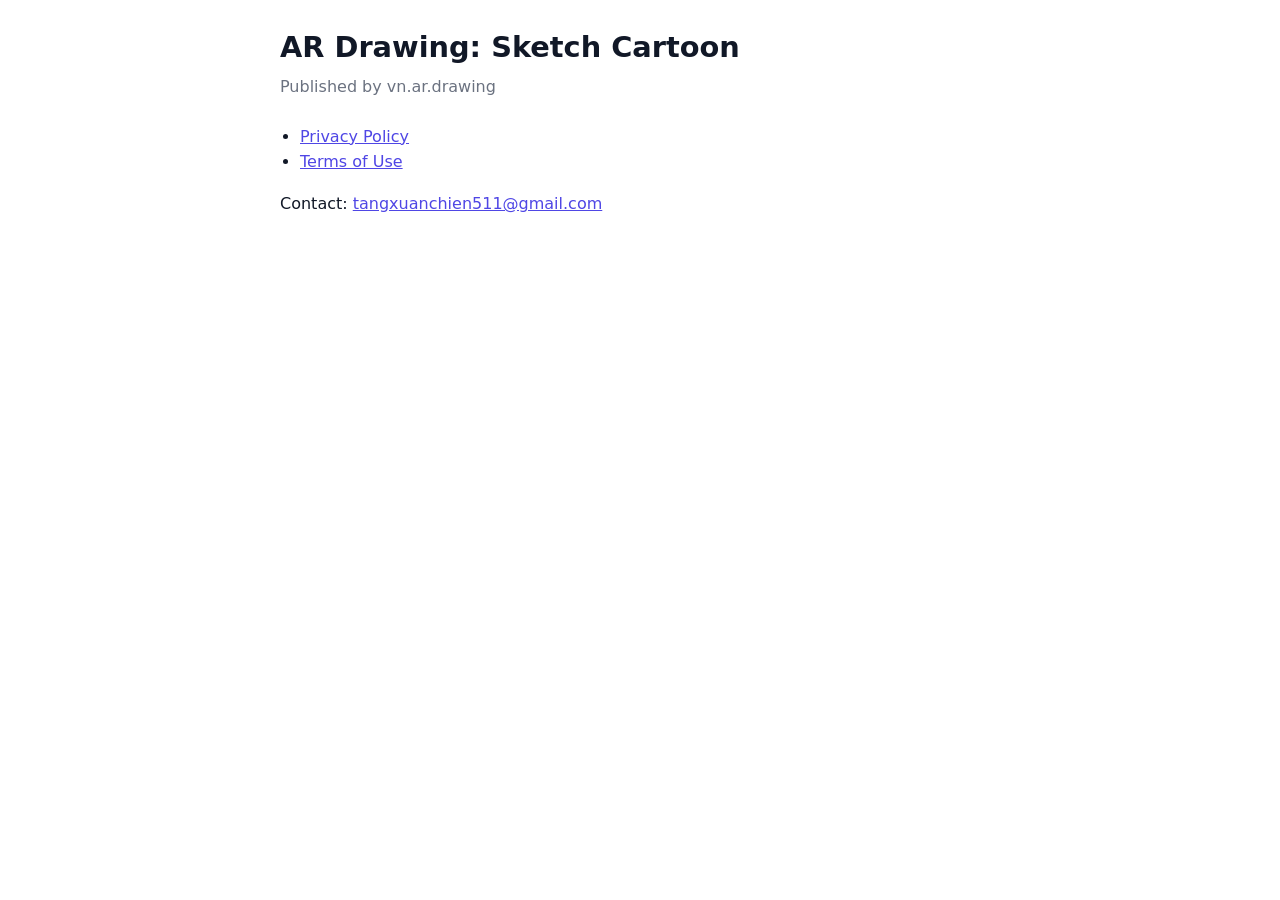
<file: index.html>
<!doctype html>
<html lang="en">
<head>
<meta charset="utf-8">
<meta name="viewport" content="width=device-width, initial-scale=1">
<title>AR Drawing: Sketch Cartoon</title>
<link rel="stylesheet" href="style.css">
</head>
<body>
<main>
<h1>AR Drawing: Sketch Cartoon</h1>
<p class="meta">Published by vn.ar.drawing</p>
<ul>
<li><a href="privacy-policy.html">Privacy Policy</a></li>
<li><a href="terms-of-use.html">Terms of Use</a></li>
</ul>
<p>Contact: <a href="mailto:tangxuanchien511@gmail.com">tangxuanchien511@gmail.com</a></p>
</main>
</body>
</html>
</file>
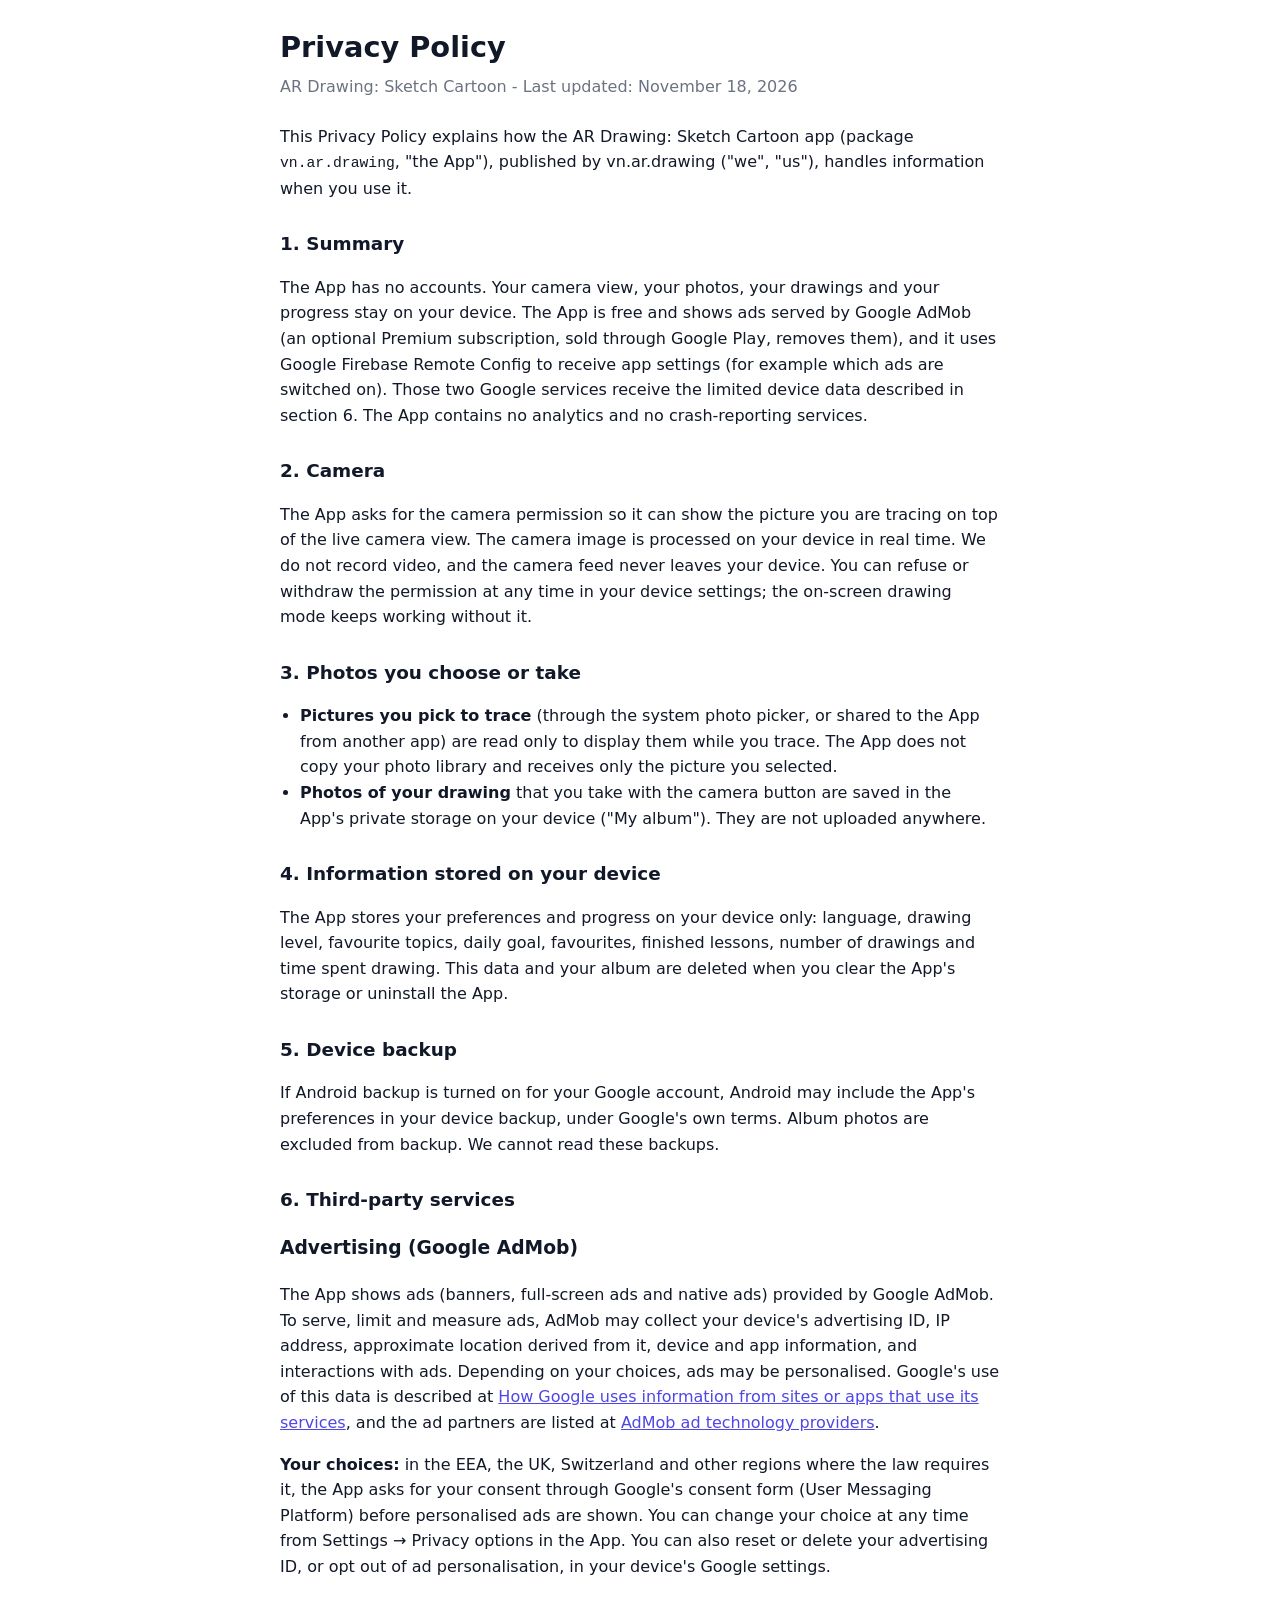
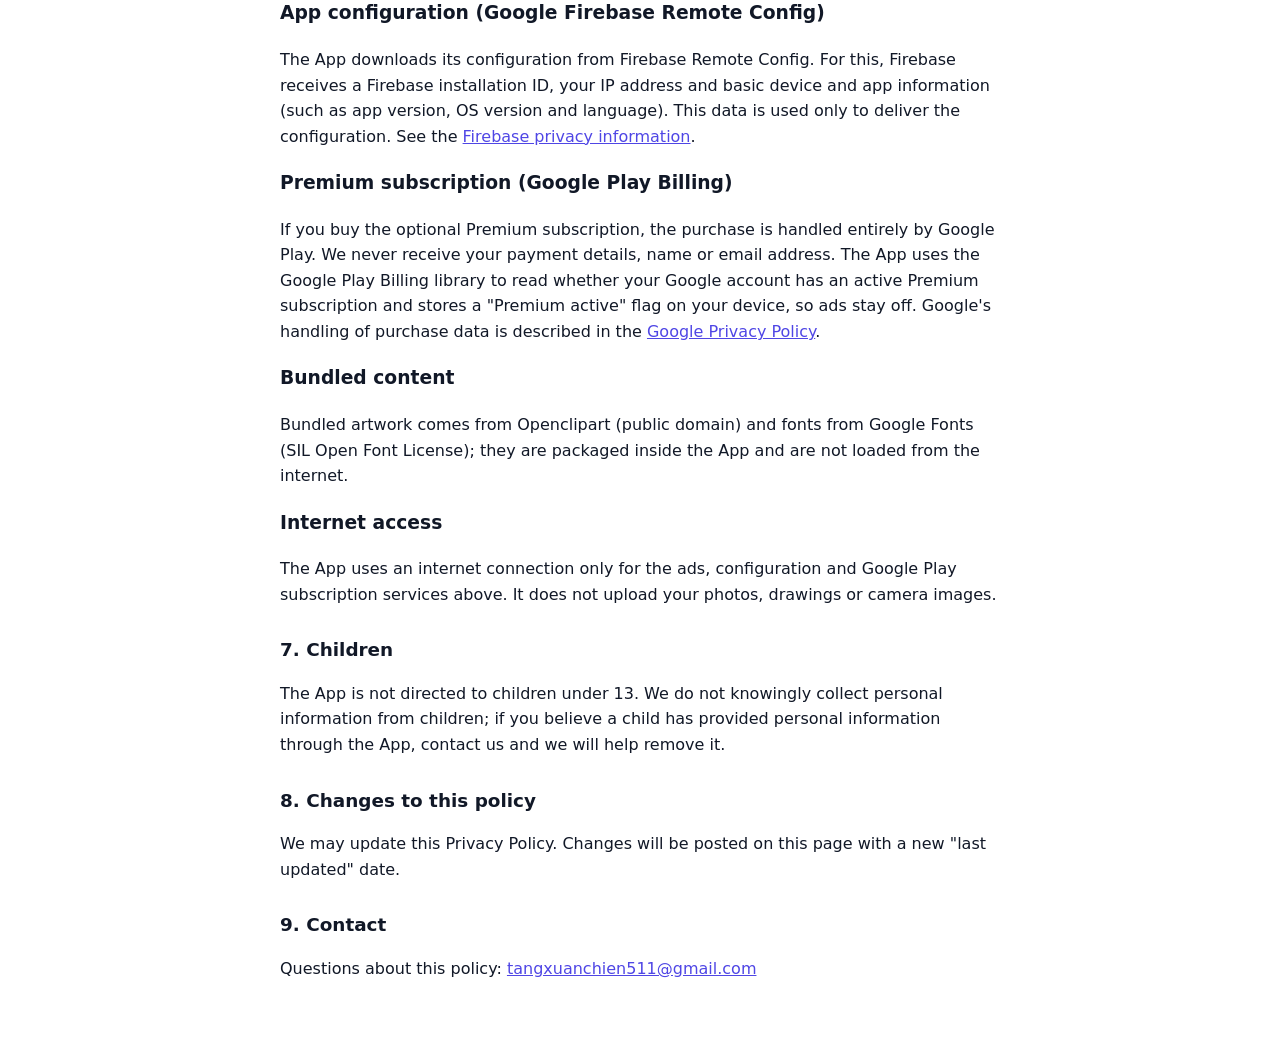
<file: privacy-policy.html>
<!doctype html>
<html lang="en">
<head>
<meta charset="utf-8">
<meta name="viewport" content="width=device-width, initial-scale=1">
<title>Privacy Policy - AR Drawing: Sketch Cartoon</title>
<link rel="stylesheet" href="style.css">
</head>
<body>
<main>
<h1>Privacy Policy</h1>
<p class="meta">AR Drawing: Sketch Cartoon - Last updated: November 18, 2026</p>

<p>This Privacy Policy explains how the AR Drawing: Sketch Cartoon app (package <code>vn.ar.drawing</code>, "the App"), published by vn.ar.drawing ("we", "us"), handles information when you use it.</p>

<h2>1. Summary</h2>
<p>The App has no accounts. Your camera view, your photos, your drawings and your progress stay on your device. The App is free and shows ads served by Google AdMob (an optional Premium subscription, sold through Google Play, removes them), and it uses Google Firebase Remote Config to receive app settings (for example which ads are switched on). Those two Google services receive the limited device data described in section 6. The App contains no analytics and no crash-reporting services.</p>

<h2>2. Camera</h2>
<p>The App asks for the camera permission so it can show the picture you are tracing on top of the live camera view. The camera image is processed on your device in real time. We do not record video, and the camera feed never leaves your device. You can refuse or withdraw the permission at any time in your device settings; the on-screen drawing mode keeps working without it.</p>

<h2>3. Photos you choose or take</h2>
<ul>
<li><strong>Pictures you pick to trace</strong> (through the system photo picker, or shared to the App from another app) are read only to display them while you trace. The App does not copy your photo library and receives only the picture you selected.</li>
<li><strong>Photos of your drawing</strong> that you take with the camera button are saved in the App's private storage on your device ("My album"). They are not uploaded anywhere.</li>
</ul>

<h2>4. Information stored on your device</h2>
<p>The App stores your preferences and progress on your device only: language, drawing level, favourite topics, daily goal, favourites, finished lessons, number of drawings and time spent drawing. This data and your album are deleted when you clear the App's storage or uninstall the App.</p>

<h2>5. Device backup</h2>
<p>If Android backup is turned on for your Google account, Android may include the App's preferences in your device backup, under Google's own terms. Album photos are excluded from backup. We cannot read these backups.</p>

<h2>6. Third-party services</h2>
<h3>Advertising (Google AdMob)</h3>
<p>The App shows ads (banners, full-screen ads and native ads) provided by Google AdMob. To serve, limit and measure ads, AdMob may collect your device's advertising ID, IP address, approximate location derived from it, device and app information, and interactions with ads. Depending on your choices, ads may be personalised. Google's use of this data is described at <a href="https://policies.google.com/technologies/partner-sites">How Google uses information from sites or apps that use its services</a>, and the ad partners are listed at <a href="https://support.google.com/admob/answer/9012903">AdMob ad technology providers</a>.</p>
<p><strong>Your choices:</strong> in the EEA, the UK, Switzerland and other regions where the law requires it, the App asks for your consent through Google's consent form (User Messaging Platform) before personalised ads are shown. You can change your choice at any time from Settings &rarr; Privacy options in the App. You can also reset or delete your advertising ID, or opt out of ad personalisation, in your device's Google settings.</p>
<h3>App configuration (Google Firebase Remote Config)</h3>
<p>The App downloads its configuration from Firebase Remote Config. For this, Firebase receives a Firebase installation ID, your IP address and basic device and app information (such as app version, OS version and language). This data is used only to deliver the configuration. See the <a href="https://firebase.google.com/support/privacy">Firebase privacy information</a>.</p>
<h3>Premium subscription (Google Play Billing)</h3>
<p>If you buy the optional Premium subscription, the purchase is handled entirely by Google Play. We never receive your payment details, name or email address. The App uses the Google Play Billing library to read whether your Google account has an active Premium subscription and stores a "Premium active" flag on your device, so ads stay off. Google's handling of purchase data is described in the <a href="https://policies.google.com/privacy">Google Privacy Policy</a>.</p>
<h3>Bundled content</h3>
<p>Bundled artwork comes from Openclipart (public domain) and fonts from Google Fonts (SIL Open Font License); they are packaged inside the App and are not loaded from the internet.</p>
<h3>Internet access</h3>
<p>The App uses an internet connection only for the ads, configuration and Google Play subscription services above. It does not upload your photos, drawings or camera images.</p>

<h2>7. Children</h2>
<p>The App is not directed to children under 13. We do not knowingly collect personal information from children; if you believe a child has provided personal information through the App, contact us and we will help remove it.</p>

<h2>8. Changes to this policy</h2>
<p>We may update this Privacy Policy. Changes will be posted on this page with a new "last updated" date.</p>

<h2>9. Contact</h2>
<p>Questions about this policy: <a href="mailto:tangxuanchien511@gmail.com">tangxuanchien511@gmail.com</a></p>
</main>
</body>
</html>
</file>
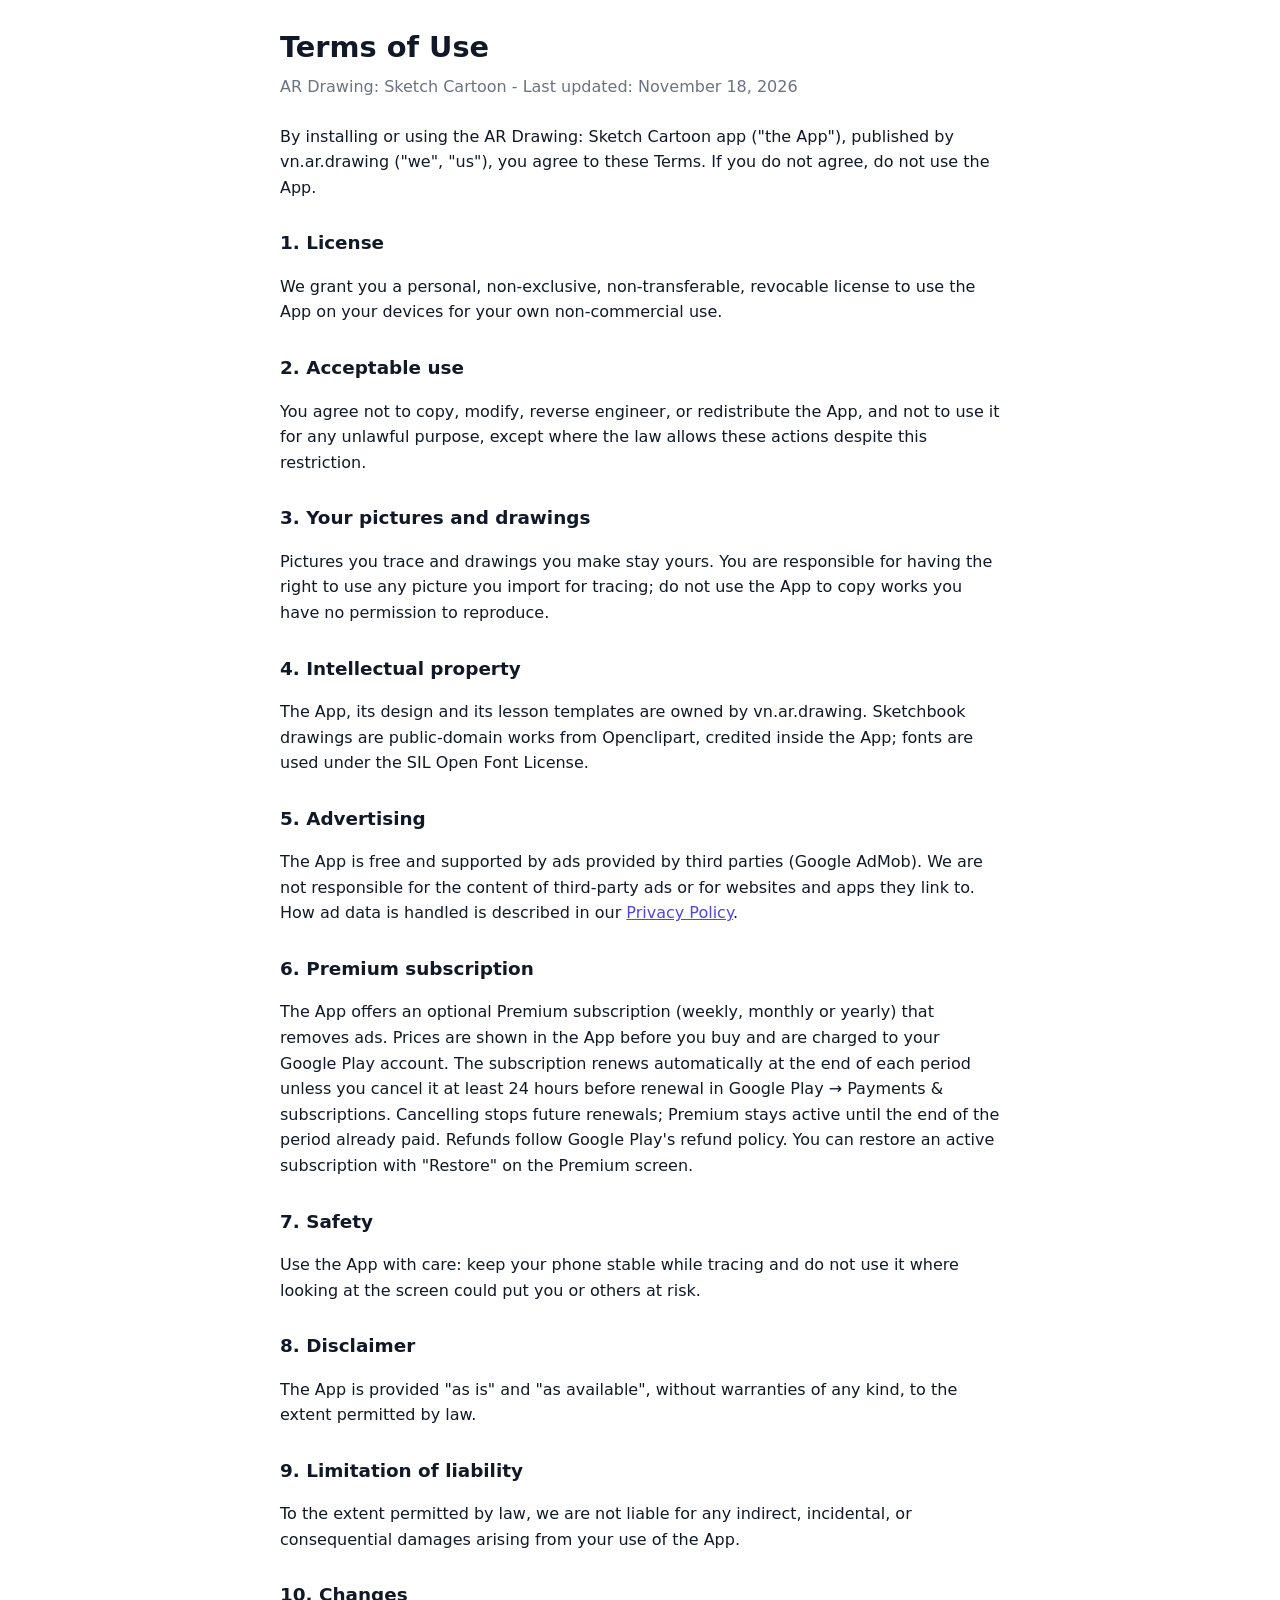
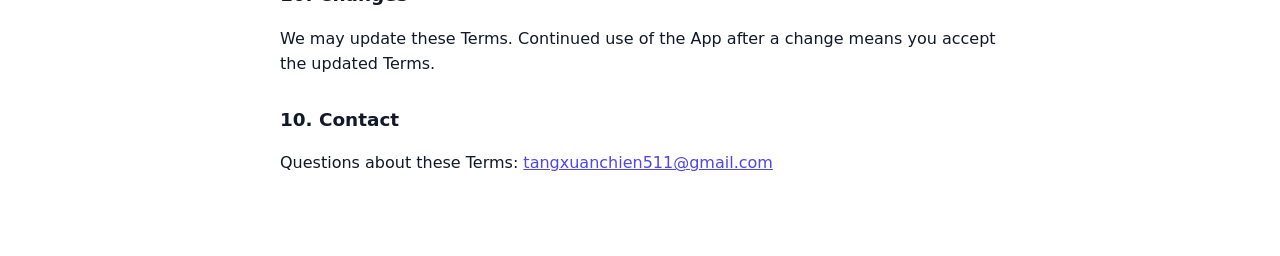
<file: terms-of-use.html>
<!doctype html>
<html lang="en">
<head>
<meta charset="utf-8">
<meta name="viewport" content="width=device-width, initial-scale=1">
<title>Terms of Use - AR Drawing: Sketch Cartoon</title>
<link rel="stylesheet" href="style.css">
</head>
<body>
<main>
<h1>Terms of Use</h1>
<p class="meta">AR Drawing: Sketch Cartoon - Last updated: November 18, 2026</p>

<p>By installing or using the AR Drawing: Sketch Cartoon app ("the App"), published by vn.ar.drawing ("we", "us"), you agree to these Terms. If you do not agree, do not use the App.</p>

<h2>1. License</h2>
<p>We grant you a personal, non-exclusive, non-transferable, revocable license to use the App on your devices for your own non-commercial use.</p>

<h2>2. Acceptable use</h2>
<p>You agree not to copy, modify, reverse engineer, or redistribute the App, and not to use it for any unlawful purpose, except where the law allows these actions despite this restriction.</p>

<h2>3. Your pictures and drawings</h2>
<p>Pictures you trace and drawings you make stay yours. You are responsible for having the right to use any picture you import for tracing; do not use the App to copy works you have no permission to reproduce.</p>

<h2>4. Intellectual property</h2>
<p>The App, its design and its lesson templates are owned by vn.ar.drawing. Sketchbook drawings are public-domain works from Openclipart, credited inside the App; fonts are used under the SIL Open Font License.</p>

<h2>5. Advertising</h2>
<p>The App is free and supported by ads provided by third parties (Google AdMob). We are not responsible for the content of third-party ads or for websites and apps they link to. How ad data is handled is described in our <a href="privacy-policy.html">Privacy Policy</a>.</p>

<h2>6. Premium subscription</h2>
<p>The App offers an optional Premium subscription (weekly, monthly or yearly) that removes ads. Prices are shown in the App before you buy and are charged to your Google Play account. The subscription renews automatically at the end of each period unless you cancel it at least 24 hours before renewal in Google Play &rarr; Payments &amp; subscriptions. Cancelling stops future renewals; Premium stays active until the end of the period already paid. Refunds follow Google Play's refund policy. You can restore an active subscription with "Restore" on the Premium screen.</p>

<h2>7. Safety</h2>
<p>Use the App with care: keep your phone stable while tracing and do not use it where looking at the screen could put you or others at risk.</p>

<h2>8. Disclaimer</h2>
<p>The App is provided "as is" and "as available", without warranties of any kind, to the extent permitted by law.</p>

<h2>9. Limitation of liability</h2>
<p>To the extent permitted by law, we are not liable for any indirect, incidental, or consequential damages arising from your use of the App.</p>

<h2>10. Changes</h2>
<p>We may update these Terms. Continued use of the App after a change means you accept the updated Terms.</p>

<h2>10. Contact</h2>
<p>Questions about these Terms: <a href="mailto:tangxuanchien511@gmail.com">tangxuanchien511@gmail.com</a></p>
</main>
</body>
</html>
</file>
<file: style.css>
:root { color-scheme: light dark; --fg: #111827; --bg: #ffffff; --muted: #6b7280; --link: #4f46e5; }
@media (prefers-color-scheme: dark) { :root { --fg: #f3f4f6; --bg: #0f1115; --muted: #9ca3af; --link: #818cf8; } }
body { margin: 0; background: var(--bg); color: var(--fg); font: 16px/1.6 system-ui, -apple-system, "Segoe UI", Roboto, sans-serif; }
main { max-width: 720px; margin: 0 auto; padding: 24px 16px 64px; }
h1 { font-size: 1.8rem; margin: 0 0 4px; }
h2 { font-size: 1.15rem; margin: 28px 0 6px; }
.meta { color: var(--muted); margin: 0 0 24px; }
a { color: var(--link); }
ul { padding-left: 20px; }
code { font-size: 0.92em; }
</file>
